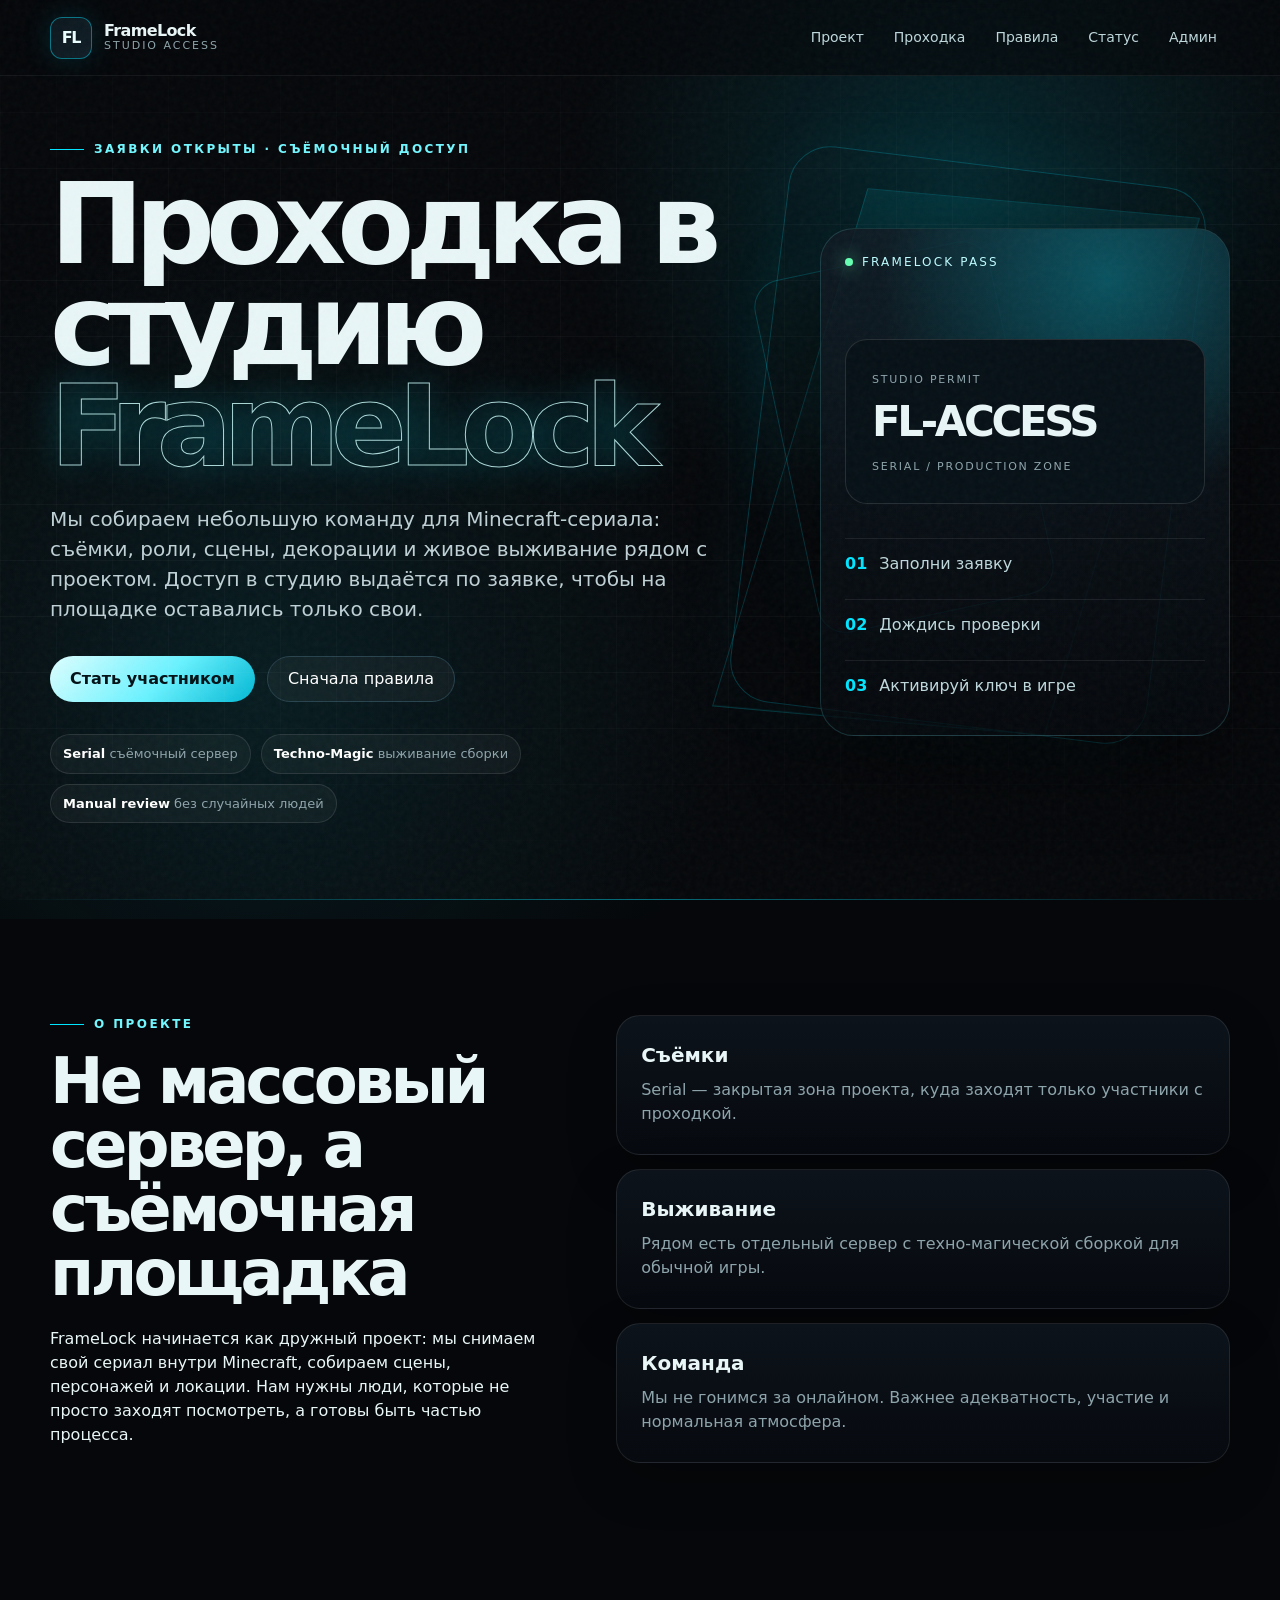
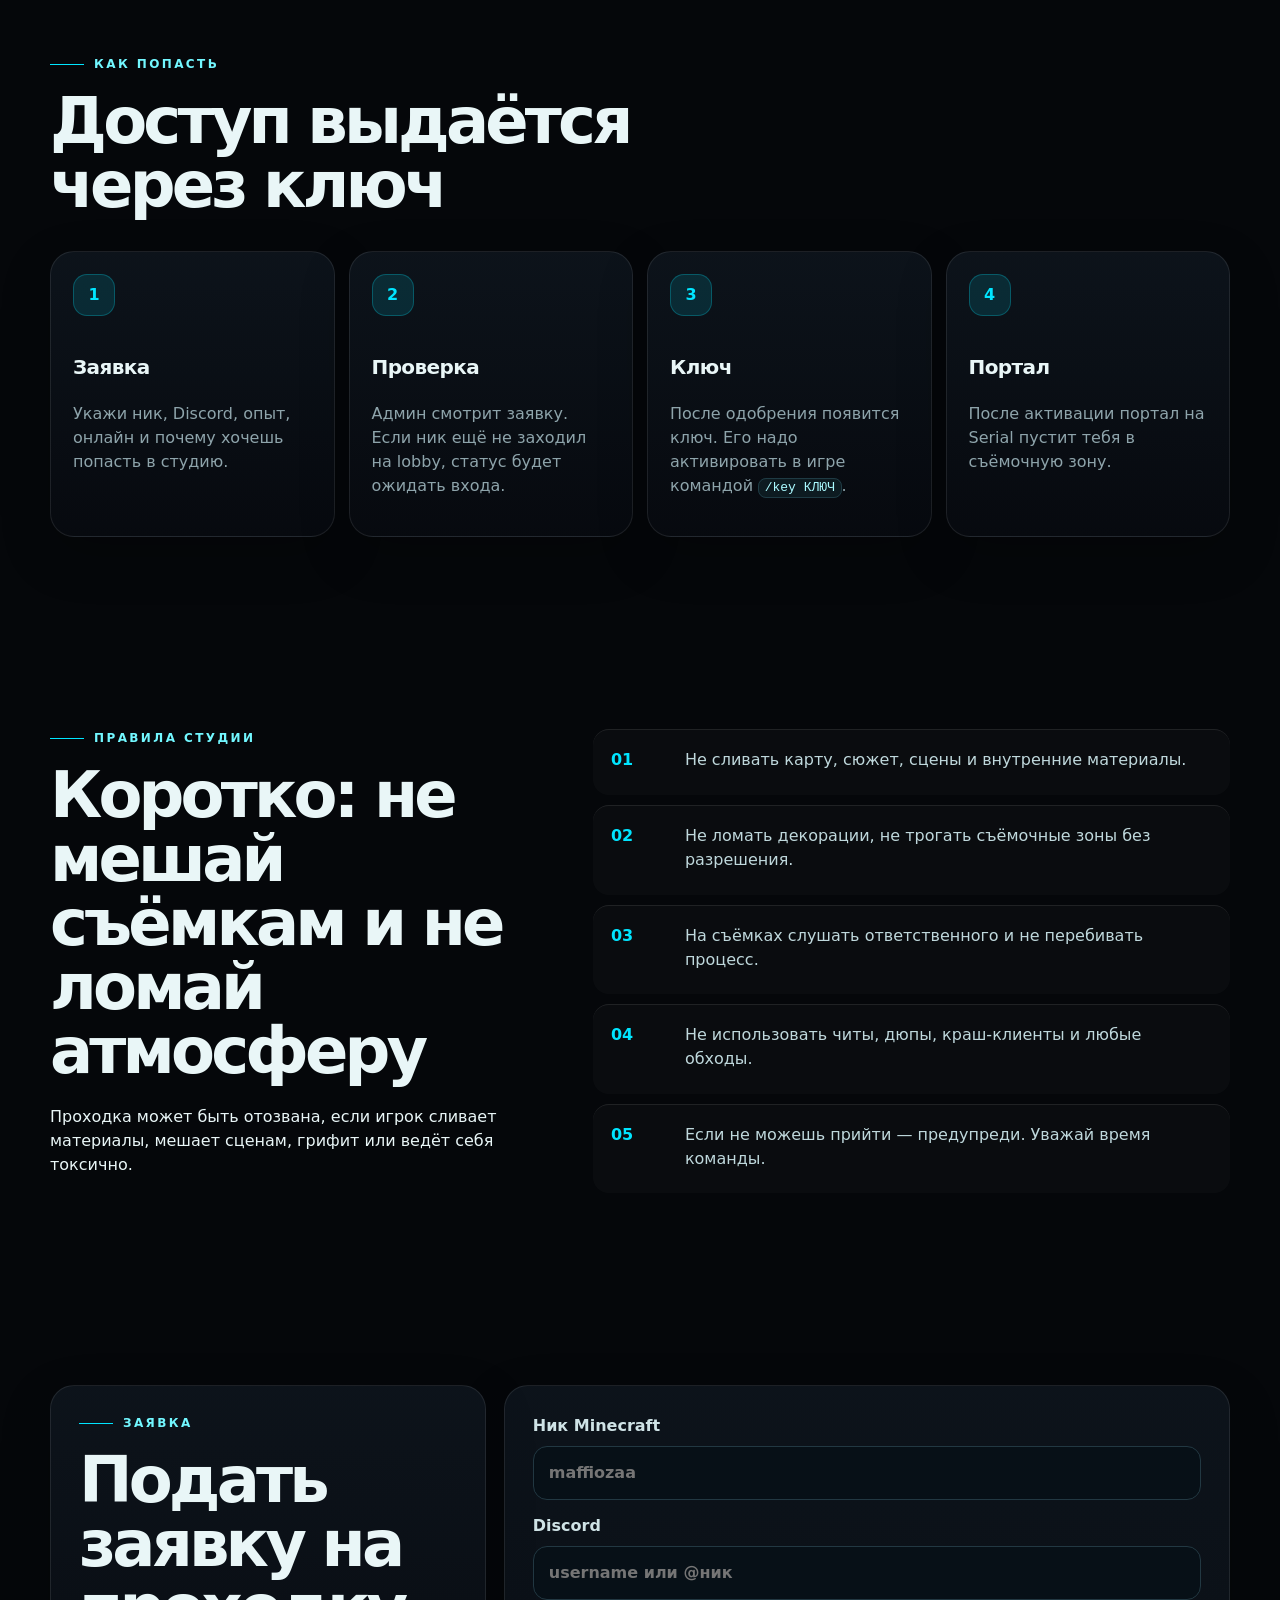
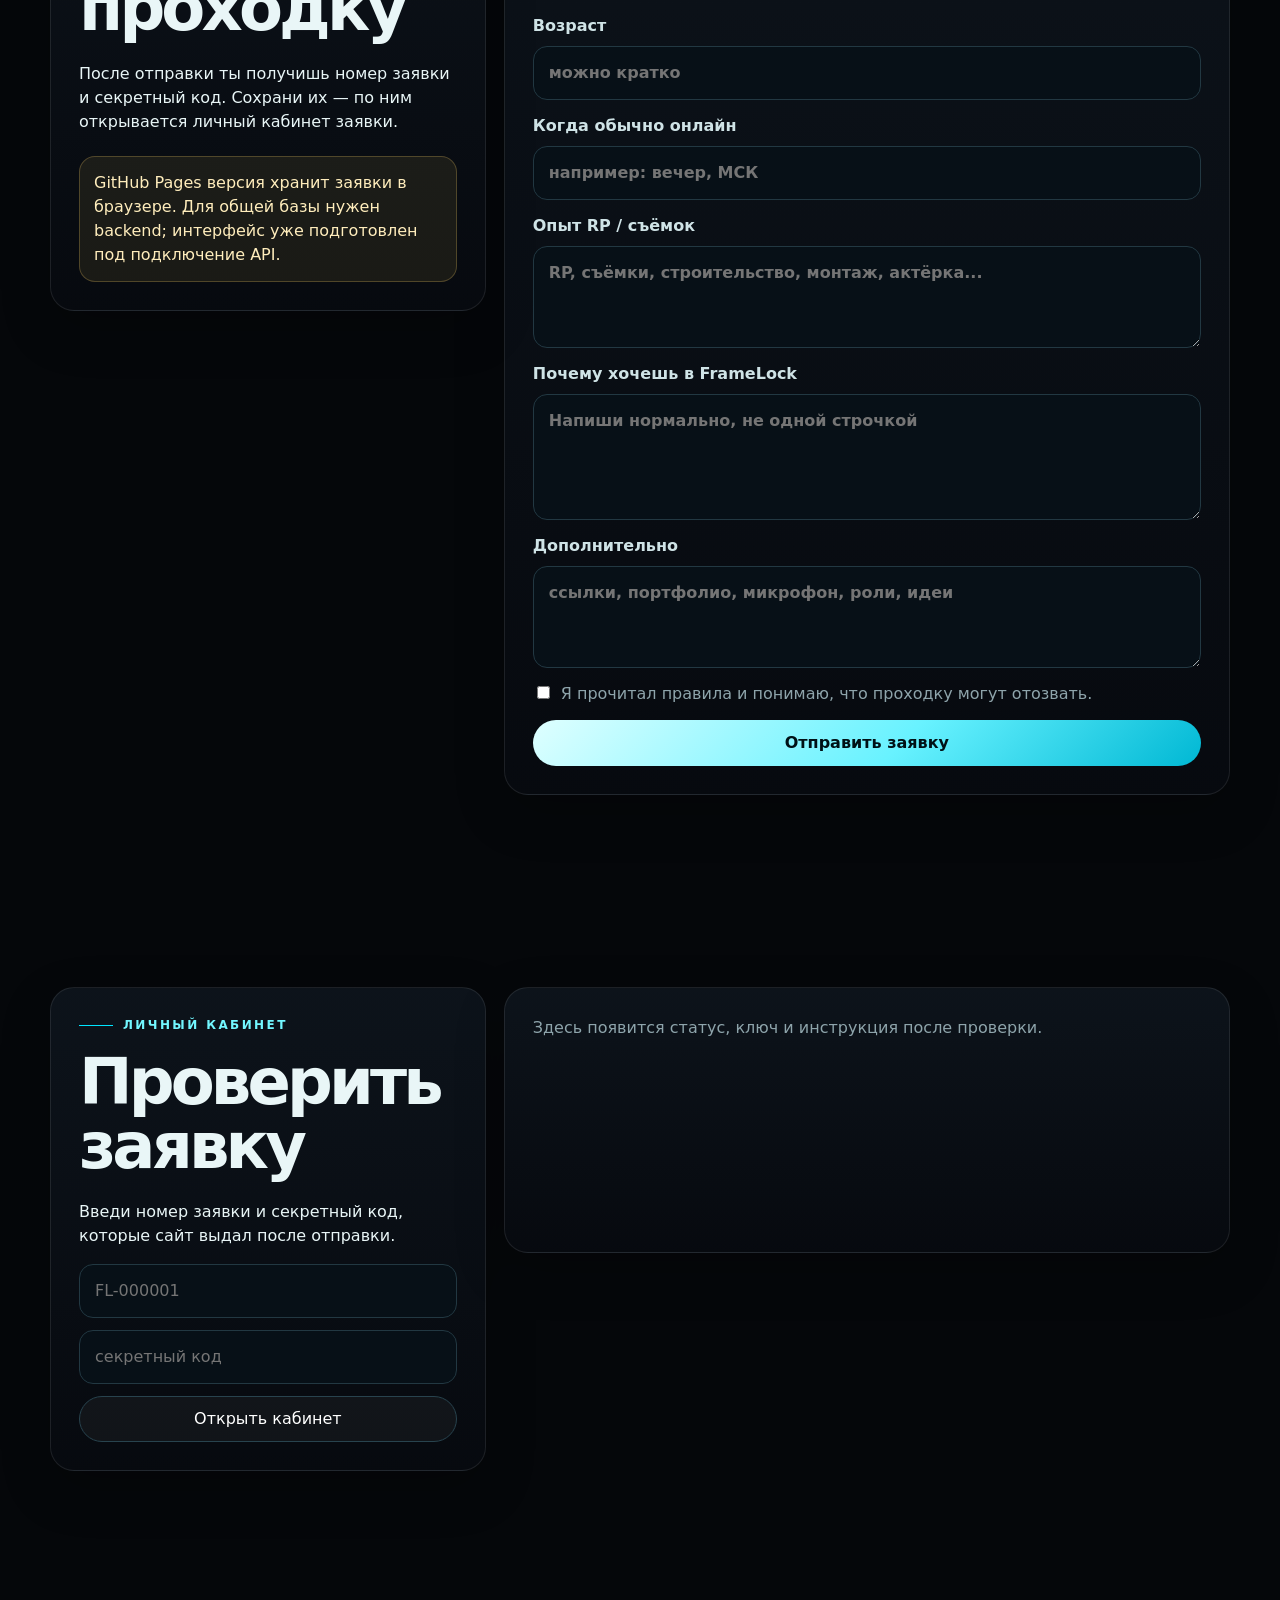
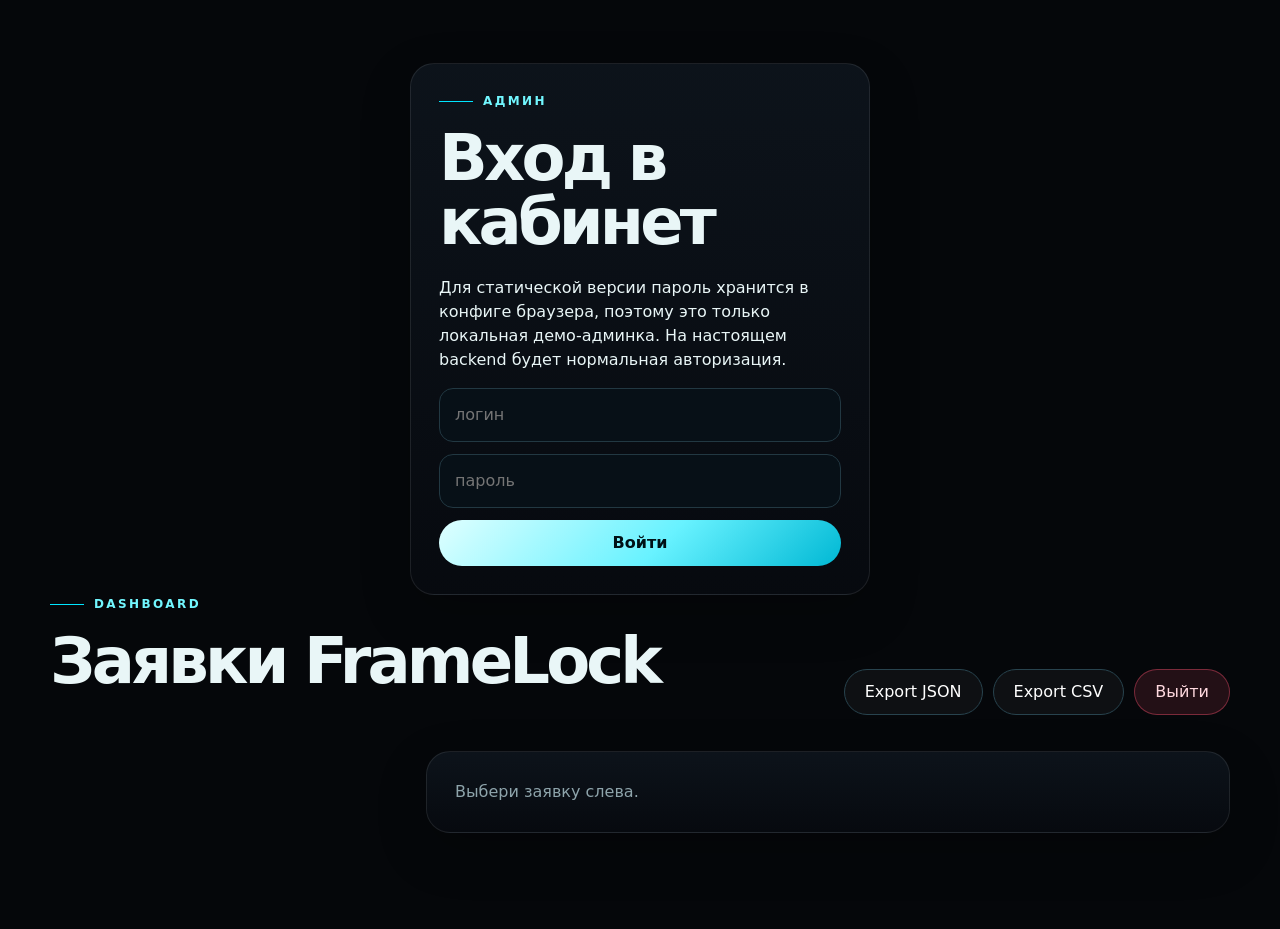
<file: index.html>
<!doctype html>
<html lang="ru">
<head>
  <meta charset="utf-8" />
  <meta name="viewport" content="width=device-width,initial-scale=1" />
  <meta name="theme-color" content="#05070a" />
  <meta name="description" content="FrameLock — закрытая студия Minecraft-сериала. Подайте заявку на проходку в студию и получите ключ доступа после одобрения." />
  <title>FrameLock — проходка в студию</title>
  <link rel="icon" href="assets/favicon.svg" type="image/svg+xml" />
  <link rel="stylesheet" href="assets/styles.css" />
</head>
<body>
  <div class="grain" aria-hidden="true"></div>
  <div class="noise-line" aria-hidden="true"></div>

  <header class="topbar" data-elevated="false">
    <a class="brand" href="#home" aria-label="FrameLock home">
      <span class="brand-mark">FL</span>
      <span class="brand-copy"><b>FrameLock</b><small>studio access</small></span>
    </a>
    <nav class="nav" aria-label="Навигация">
      <a href="#project">Проект</a>
      <a href="#access">Проходка</a>
      <a href="#rules">Правила</a>
      <a href="#status">Статус</a>
      <a href="#admin">Админ</a>
    </nav>
    <button class="hamb" type="button" aria-label="Открыть меню"><span></span><span></span></button>
  </header>

  <main>
    <section class="hero section" id="home">
      <div class="hero-bg" aria-hidden="true">
        <div class="frame frame-a"></div>
        <div class="frame frame-b"></div>
        <div class="beam"></div>
        <div class="scan-grid"></div>
      </div>
      <div class="container hero-grid">
        <div class="hero-copy">
          <p class="eyebrow"><span></span> Заявки открыты · съёмочный доступ</p>
          <h1>Проходка в студию <em>FrameLock</em></h1>
          <p class="lead">Мы собираем небольшую команду для Minecraft-сериала: съёмки, роли, сцены, декорации и живое выживание рядом с проектом. Доступ в студию выдаётся по заявке, чтобы на площадке оставались только свои.</p>
          <div class="hero-actions">
            <a class="btn primary" href="#apply">Стать участником</a>
            <a class="btn ghost" href="#rules">Сначала правила</a>
          </div>
          <div class="hero-meta" aria-label="Статистика проекта">
            <span><b>Serial</b> съёмочный сервер</span>
            <span><b>Techno-Magic</b> выживание сборки</span>
            <span><b>Manual review</b> без случайных людей</span>
          </div>
        </div>
        <aside class="access-card" aria-label="Карточка доступа">
          <div class="access-card__top">
            <span class="status-dot"></span>
            <span>FRAMELOCK PASS</span>
          </div>
          <div class="pass-preview">
            <span class="pass-label">Studio permit</span>
            <strong>FL-ACCESS</strong>
            <small>Serial / production zone</small>
          </div>
          <div class="pass-steps">
            <div><span>01</span><p>Заполни заявку</p></div>
            <div><span>02</span><p>Дождись проверки</p></div>
            <div><span>03</span><p>Активируй ключ в игре</p></div>
          </div>
        </aside>
      </div>
    </section>

    <section class="section project" id="project">
      <div class="container two-col">
        <div>
          <p class="eyebrow"><span></span> О проекте</p>
          <h2>Не массовый сервер, а съёмочная площадка</h2>
          <p>FrameLock начинается как дружный проект: мы снимаем свой сериал внутри Minecraft, собираем сцены, персонажей и локации. Нам нужны люди, которые не просто заходят посмотреть, а готовы быть частью процесса.</p>
        </div>
        <div class="feature-stack">
          <article class="feature">
            <b>Съёмки</b>
            <p>Serial — закрытая зона проекта, куда заходят только участники с проходкой.</p>
          </article>
          <article class="feature">
            <b>Выживание</b>
            <p>Рядом есть отдельный сервер с техно-магической сборкой для обычной игры.</p>
          </article>
          <article class="feature">
            <b>Команда</b>
            <p>Мы не гонимся за онлайном. Важнее адекватность, участие и нормальная атмосфера.</p>
          </article>
        </div>
      </div>
    </section>

    <section class="section access" id="access">
      <div class="container">
        <div class="section-head">
          <p class="eyebrow"><span></span> Как попасть</p>
          <h2>Доступ выдаётся через ключ</h2>
        </div>
        <div class="timeline">
          <div class="timeline-item"><span>1</span><h3>Заявка</h3><p>Укажи ник, Discord, опыт, онлайн и почему хочешь попасть в студию.</p></div>
          <div class="timeline-item"><span>2</span><h3>Проверка</h3><p>Админ смотрит заявку. Если ник ещё не заходил на lobby, статус будет ожидать входа.</p></div>
          <div class="timeline-item"><span>3</span><h3>Ключ</h3><p>После одобрения появится ключ. Его надо активировать в игре командой <code>/key КЛЮЧ</code>.</p></div>
          <div class="timeline-item"><span>4</span><h3>Портал</h3><p>После активации портал на Serial пустит тебя в съёмочную зону.</p></div>
        </div>
      </div>
    </section>

    <section class="section rules" id="rules">
      <div class="container rules-grid">
        <div>
          <p class="eyebrow"><span></span> Правила студии</p>
          <h2>Коротко: не мешай съёмкам и не ломай атмосферу</h2>
          <p>Проходка может быть отозвана, если игрок сливает материалы, мешает сценам, грифит или ведёт себя токсично.</p>
        </div>
        <div class="rules-list">
          <div><b>01</b><span>Не сливать карту, сюжет, сцены и внутренние материалы.</span></div>
          <div><b>02</b><span>Не ломать декорации, не трогать съёмочные зоны без разрешения.</span></div>
          <div><b>03</b><span>На съёмках слушать ответственного и не перебивать процесс.</span></div>
          <div><b>04</b><span>Не использовать читы, дюпы, краш-клиенты и любые обходы.</span></div>
          <div><b>05</b><span>Если не можешь прийти — предупреди. Уважай время команды.</span></div>
        </div>
      </div>
    </section>

    <section class="section apply" id="apply">
      <div class="container apply-grid">
        <div class="panel intro-panel">
          <p class="eyebrow"><span></span> Заявка</p>
          <h2>Подать заявку на проходку</h2>
          <p>После отправки ты получишь номер заявки и секретный код. Сохрани их — по ним открывается личный кабинет заявки.</p>
          <div class="mini-warning">GitHub Pages версия хранит заявки в браузере. Для общей базы нужен backend; интерфейс уже подготовлен под подключение API.</div>
        </div>
        <form class="panel form" id="applicationForm" autocomplete="off">
          <label>Ник Minecraft<input name="minecraft" maxlength="32" placeholder="maffiozaa" required></label>
          <label>Discord<input name="discord" maxlength="64" placeholder="username или @ник" required></label>
          <label>Возраст<input name="age" maxlength="24" placeholder="можно кратко" required></label>
          <label>Когда обычно онлайн<input name="availability" maxlength="120" placeholder="например: вечер, МСК" required></label>
          <label>Опыт RP / съёмок<textarea name="experience" rows="3" maxlength="900" placeholder="RP, съёмки, строительство, монтаж, актёрка..." required></textarea></label>
          <label>Почему хочешь в FrameLock<textarea name="why" rows="4" maxlength="1200" placeholder="Напиши нормально, не одной строчкой" required></textarea></label>
          <label>Дополнительно<textarea name="extra" rows="3" maxlength="900" placeholder="ссылки, портфолио, микрофон, роли, идеи"></textarea></label>
          <label class="check"><input type="checkbox" name="rules" required><span>Я прочитал правила и понимаю, что проходку могут отозвать.</span></label>
          <button class="btn primary wide" type="submit">Отправить заявку</button>
        </form>
      </div>
    </section>

    <section class="section status" id="status">
      <div class="container status-grid">
        <div class="panel">
          <p class="eyebrow"><span></span> Личный кабинет</p>
          <h2>Проверить заявку</h2>
          <p>Введи номер заявки и секретный код, которые сайт выдал после отправки.</p>
          <form id="statusForm" class="compact-form">
            <input name="id" placeholder="FL-000001" required>
            <input name="secret" placeholder="секретный код" required>
            <button class="btn ghost wide" type="submit">Открыть кабинет</button>
          </form>
        </div>
        <div class="panel result-panel" id="statusResult">
          <span class="empty-state">Здесь появится статус, ключ и инструкция после проверки.</span>
        </div>
      </div>
    </section>

    <section class="section admin" id="admin">
      <div class="container admin-shell">
        <div class="admin-login panel" id="adminLogin">
          <p class="eyebrow"><span></span> Админ</p>
          <h2>Вход в кабинет</h2>
          <p>Для статической версии пароль хранится в конфиге браузера, поэтому это только локальная демо-админка. На настоящем backend будет нормальная авторизация.</p>
          <form id="adminLoginForm" class="compact-form">
            <input name="login" placeholder="логин" required>
            <input name="password" type="password" placeholder="пароль" required>
            <button class="btn primary wide" type="submit">Войти</button>
          </form>
        </div>

        <div class="admin-board" id="adminBoard" hidden>
          <div class="board-top">
            <div>
              <p class="eyebrow"><span></span> Dashboard</p>
              <h2>Заявки FrameLock</h2>
            </div>
            <div class="board-actions">
              <button class="btn ghost" id="exportJsonBtn" type="button">Export JSON</button>
              <button class="btn ghost" id="exportCsvBtn" type="button">Export CSV</button>
              <button class="btn danger" id="logoutBtn" type="button">Выйти</button>
            </div>
          </div>
          <div class="stats" id="adminStats"></div>
          <div class="admin-layout">
            <aside class="request-list" id="requestList"></aside>
            <article class="request-detail panel" id="requestDetail"><span class="empty-state">Выбери заявку слева.</span></article>
          </div>
        </div>
      </div>
    </section>
  </main>

  <dialog id="createdDialog" class="dialog">
    <div class="dialog-card">
      <button class="dialog-close" type="button" data-close-dialog>×</button>
      <p class="eyebrow"><span></span> Заявка создана</p>
      <h2>Сохрани данные</h2>
      <p>Без секретного кода ты не сможешь открыть личный кабинет заявки.</p>
      <div class="created-box">
        <span>Номер заявки</span><b id="createdId">—</b>
        <span>Секретный код</span><b id="createdSecret">—</b>
      </div>
      <a class="btn primary wide" href="#status" data-close-dialog>Проверить статус</a>
    </div>
  </dialog>

  <script src="assets/config.js"></script>
  <script src="assets/app.js"></script>
</body>
</html>
</file>
<file: assets/styles.css>
:root{
  --bg:#05070a;--bg2:#070b10;--panel:#0c1218;--panel2:#101922;--line:#1f303b;--line2:#28434e;
  --text:#e9f6f7;--muted:#8ea4ab;--soft:#bfd8dc;--cyan:#00e5ff;--cyan2:#72f7ff;--red:#ff5470;--amber:#ffd166;--green:#65ffb2;
  --shadow:0 32px 80px rgba(0,0,0,.48);--radius:24px;--max:1180px;
  --font:Inter, ui-sans-serif, system-ui, -apple-system, BlinkMacSystemFont, "Segoe UI", sans-serif;
}
*{box-sizing:border-box}html{scroll-behavior:smooth}body{margin:0;background:var(--bg);color:var(--text);font-family:var(--font);line-height:1.5;overflow-x:hidden}a{color:inherit;text-decoration:none}button,input,textarea{font:inherit}code{background:#0d1b21;border:1px solid #1f3b44;color:#aafaff;border-radius:8px;padding:.08rem .35rem}.grain{position:fixed;inset:0;pointer-events:none;opacity:.05;z-index:50;background-image:url("data:image/svg+xml,%3Csvg viewBox='0 0 220 220' xmlns='http://www.w3.org/2000/svg'%3E%3Cfilter id='n'%3E%3CfeTurbulence type='fractalNoise' baseFrequency='.75' numOctaves='3' stitchTiles='stitch'/%3E%3C/filter%3E%3Crect width='220' height='220' filter='url(%23n)' opacity='.8'/%3E%3C/svg%3E")}.noise-line{position:fixed;inset:auto 0 0;height:1px;background:linear-gradient(90deg,transparent,var(--cyan),transparent);opacity:.45;z-index:51}.container{width:min(var(--max),calc(100% - 42px));margin:0 auto}.section{position:relative;padding:96px 0}.topbar{position:fixed;top:0;left:0;right:0;z-index:40;height:76px;display:flex;align-items:center;justify-content:space-between;padding:0 max(22px,calc((100vw - var(--max))/2));background:rgba(5,7,10,.62);backdrop-filter:blur(22px);border-bottom:1px solid rgba(255,255,255,.06)}.brand{display:flex;align-items:center;gap:12px}.brand-mark{display:grid;place-items:center;width:42px;height:42px;border:1px solid rgba(0,229,255,.45);border-radius:12px;background:linear-gradient(135deg,#0b161c,#101d26);font-weight:900;letter-spacing:-.08em;color:#eaffff;box-shadow:0 0 30px rgba(0,229,255,.15)}.brand-copy{display:flex;flex-direction:column;line-height:1.05}.brand-copy b{letter-spacing:-.04em}.brand-copy small{color:var(--muted);font-size:11px;text-transform:uppercase;letter-spacing:.18em}.nav{display:flex;align-items:center;gap:4px}.nav a{color:var(--soft);font-size:14px;padding:10px 13px;border-radius:999px}.nav a:hover{background:#10202a;color:#fff}.hamb{display:none;width:42px;height:42px;border:1px solid var(--line);border-radius:12px;background:var(--panel);color:#fff}.hamb span{display:block;width:18px;height:2px;background:#fff;margin:5px auto;border-radius:2px}.hero{min-height:100vh;display:grid;align-items:center;padding-top:140px;background:radial-gradient(circle at 75% 20%,rgba(0,229,255,.14),transparent 32%),radial-gradient(circle at 20% 75%,rgba(20,123,133,.18),transparent 38%),#05070a}.hero-bg{position:absolute;inset:0;overflow:hidden;pointer-events:none}.scan-grid{position:absolute;inset:0;background-image:linear-gradient(rgba(255,255,255,.03) 1px,transparent 1px),linear-gradient(90deg,rgba(255,255,255,.025) 1px,transparent 1px);background-size:56px 56px;mask-image:linear-gradient(to bottom,transparent,black 20%,black 72%,transparent)}.beam{position:absolute;right:12%;top:22%;width:340px;height:520px;border:1px solid rgba(0,229,255,.18);transform:skewX(-12deg) rotate(5deg);background:linear-gradient(180deg,rgba(0,229,255,.08),transparent 55%);filter:blur(.1px)}.frame{position:absolute;border:1px solid rgba(0,229,255,.22);box-shadow:0 0 80px rgba(0,229,255,.05)}.frame-a{right:8%;top:18%;width:420px;height:560px;border-radius:42px;transform:rotate(7deg)}.frame-b{right:20%;top:28%;width:240px;height:360px;border-radius:28px;transform:rotate(-12deg)}.hero-grid{display:grid;grid-template-columns:1fr 410px;gap:72px;align-items:center}.eyebrow{margin:0 0 16px;color:var(--cyan2);text-transform:uppercase;letter-spacing:.2em;font-size:12px;font-weight:800;display:flex;align-items:center;gap:10px}.eyebrow span{width:34px;height:1px;background:var(--cyan)}h1,h2,h3,p{margin-top:0}h1{font-size:clamp(54px,9vw,112px);line-height:.9;letter-spacing:-.08em;margin-bottom:28px}h1 em{font-style:normal;color:transparent;-webkit-text-stroke:1px rgba(208,255,255,.82);text-shadow:0 0 40px rgba(0,229,255,.2)}h2{font-size:clamp(34px,5vw,64px);line-height:1;letter-spacing:-.06em;margin-bottom:22px}h3{font-size:20px;letter-spacing:-.03em}.lead{font-size:20px;color:#bfd1d6;max-width:710px}.btn{display:inline-flex;align-items:center;justify-content:center;min-height:46px;border-radius:999px;padding:0 20px;border:1px solid var(--line2);background:#0c141b;color:#fff;cursor:pointer;transition:.18s transform,.18s border,.18s background}.btn:hover{transform:translateY(-1px);border-color:var(--cyan)}.btn.primary{background:linear-gradient(135deg,#dfffff,#68f2ff 55%,#00b8d4);color:#001116;border:0;font-weight:900}.btn.ghost{background:rgba(255,255,255,.04)}.btn.danger{background:rgba(255,84,112,.12);border-color:rgba(255,84,112,.4);color:#ffd9df}.btn.wide{width:100%}.hero-actions{display:flex;gap:12px;flex-wrap:wrap;margin:32px 0}.hero-meta{display:flex;flex-wrap:wrap;gap:10px}.hero-meta span{border:1px solid rgba(255,255,255,.1);background:rgba(255,255,255,.04);padding:9px 12px;border-radius:999px;color:var(--muted);font-size:13px}.hero-meta b{color:#fff}.access-card{position:relative;border:1px solid rgba(114,247,255,.16);background:linear-gradient(180deg,rgba(16,25,34,.86),rgba(5,9,13,.78));border-radius:34px;padding:24px;box-shadow:var(--shadow);overflow:hidden}.access-card:before{content:"";position:absolute;inset:-1px;background:radial-gradient(circle at 70% 10%,rgba(0,229,255,.28),transparent 42%);pointer-events:none}.access-card__top{position:relative;display:flex;align-items:center;gap:9px;color:#bdfcff;font-size:12px;letter-spacing:.18em;text-transform:uppercase}.status-dot{width:8px;height:8px;background:var(--green);border-radius:50%;box-shadow:0 0 18px var(--green)}.pass-preview{position:relative;margin:68px 0 34px;padding:26px;border:1px solid rgba(255,255,255,.12);border-radius:22px;background:#061016}.pass-preview strong{display:block;font-size:42px;letter-spacing:-.08em}.pass-preview small,.pass-label{color:var(--muted);text-transform:uppercase;letter-spacing:.16em;font-size:11px}.pass-steps{position:relative;display:grid;gap:10px}.pass-steps div{display:flex;gap:12px;align-items:center;padding:13px 0;border-top:1px solid rgba(255,255,255,.08)}.pass-steps span{color:var(--cyan);font-weight:900}.pass-steps p{margin:0;color:var(--soft)}.two-col{display:grid;grid-template-columns:.9fr 1.1fr;gap:64px}.feature-stack{display:grid;gap:14px}.feature,.panel,.timeline-item{border:1px solid rgba(255,255,255,.09);background:linear-gradient(180deg,rgba(16,25,34,.72),rgba(8,12,18,.72));border-radius:var(--radius);box-shadow:0 18px 50px rgba(0,0,0,.22)}.feature{padding:24px}.feature b{font-size:20px}.feature p{margin:8px 0 0;color:var(--muted)}.section-head{max-width:680px;margin-bottom:34px}.timeline{display:grid;grid-template-columns:repeat(4,1fr);gap:14px}.timeline-item{padding:22px;min-height:220px}.timeline-item>span{display:grid;place-items:center;width:42px;height:42px;border-radius:14px;background:rgba(0,229,255,.12);border:1px solid rgba(0,229,255,.25);color:var(--cyan);font-weight:900;margin-bottom:36px}.timeline-item p{color:var(--muted)}.rules-grid{display:grid;grid-template-columns:.85fr 1.15fr;gap:72px}.rules-list{display:grid;gap:10px}.rules-list div{display:grid;grid-template-columns:58px 1fr;gap:16px;align-items:start;padding:18px;border-top:1px solid rgba(255,255,255,.09);background:rgba(255,255,255,.025);border-radius:16px}.rules-list b{color:var(--cyan)}.rules-list span{color:var(--soft)}.apply-grid,.status-grid{display:grid;grid-template-columns:.75fr 1.25fr;gap:18px;align-items:start}.panel{padding:28px}.intro-panel{position:sticky;top:96px}.mini-warning{margin-top:22px;padding:14px;border:1px solid rgba(255,209,102,.24);background:rgba(255,209,102,.08);border-radius:16px;color:#ffedbc}.form{display:grid;gap:14px}.form label,.compact-form label{display:grid;gap:8px;color:#cfe3e6;font-weight:700}.form input,.form textarea,.compact-form input{width:100%;border:1px solid #223842;background:#071017;color:#fff;border-radius:14px;padding:14px 15px;outline:none;resize:vertical}.form input:focus,.form textarea:focus,.compact-form input:focus{border-color:var(--cyan);box-shadow:0 0 0 4px rgba(0,229,255,.08)}.check{display:flex!important;grid-template-columns:auto 1fr!important;align-items:flex-start;font-weight:500!important;color:var(--muted)!important}.check input{width:auto;margin-top:4px}.compact-form{display:grid;gap:12px}.result-panel{min-height:266px}.empty-state{color:var(--muted)}.admin-shell{min-height:520px}.admin-login{max-width:460px;margin:0 auto}.admin-board{display:grid;gap:18px}.board-top{display:flex;align-items:end;justify-content:space-between;gap:16px}.board-actions{display:flex;gap:10px;flex-wrap:wrap}.stats{display:grid;grid-template-columns:repeat(4,1fr);gap:12px}.stat{padding:18px;border:1px solid rgba(255,255,255,.09);border-radius:18px;background:rgba(255,255,255,.035)}.stat b{display:block;font-size:28px;letter-spacing:-.05em}.stat span{color:var(--muted);font-size:13px}.admin-layout{display:grid;grid-template-columns:360px 1fr;gap:16px;align-items:start}.request-list{display:grid;gap:10px;max-height:720px;overflow:auto;padding-right:6px}.request-card{border:1px solid rgba(255,255,255,.09);background:#0b1218;border-radius:18px;padding:14px;cursor:pointer}.request-card:hover,.request-card.active{border-color:rgba(0,229,255,.5);background:#0d1920}.request-card b{display:block}.request-card small{color:var(--muted)}.badge{display:inline-flex;border-radius:999px;padding:4px 9px;font-size:12px;font-weight:800;background:rgba(255,255,255,.08);color:#dff}.badge.new,.badge.review{background:rgba(255,209,102,.12);color:#ffe29d}.badge.approved,.badge.key_issued{background:rgba(101,255,178,.12);color:#baffda}.badge.rejected{background:rgba(255,84,112,.14);color:#ffc0ca}.badge.waiting_lobby,.badge.api_error{background:rgba(0,229,255,.12);color:#aefaff}.detail-grid{display:grid;grid-template-columns:1fr 1fr;gap:12px;margin:18px 0}.detail-field{padding:14px;border:1px solid rgba(255,255,255,.08);border-radius:14px;background:rgba(255,255,255,.03)}.detail-field span{display:block;color:var(--muted);font-size:12px;text-transform:uppercase;letter-spacing:.12em;margin-bottom:5px}.detail-field.full{grid-column:1/-1}.detail-actions{display:flex;gap:10px;flex-wrap:wrap;margin-top:18px}.dialog{border:0;padding:0;background:transparent;color:var(--text)}.dialog::backdrop{background:rgba(0,0,0,.72);backdrop-filter:blur(8px)}.dialog-card{position:relative;width:min(520px,calc(100vw - 34px));padding:30px;border:1px solid rgba(0,229,255,.22);background:#081017;border-radius:26px;box-shadow:var(--shadow)}.dialog-close{position:absolute;right:16px;top:14px;border:0;background:transparent;color:#fff;font-size:28px;cursor:pointer}.created-box{display:grid;grid-template-columns:1fr;gap:7px;margin:22px 0}.created-box span{color:var(--muted);font-size:12px;text-transform:uppercase;letter-spacing:.12em}.created-box b{font-size:22px;padding:12px;border:1px solid rgba(255,255,255,.1);border-radius:14px;background:rgba(255,255,255,.04)}.notfound{min-height:100vh;display:grid;place-items:center;padding:24px}.notfound .panel{max-width:520px}.toast{position:fixed;left:50%;bottom:28px;transform:translateX(-50%) translateY(20px);opacity:0;z-index:80;padding:12px 16px;border:1px solid rgba(0,229,255,.3);background:#08131a;border-radius:999px;box-shadow:var(--shadow);transition:.2s}.toast.show{opacity:1;transform:translateX(-50%) translateY(0)}@media(max-width:920px){.nav{display:none;position:absolute;right:20px;top:70px;flex-direction:column;align-items:stretch;background:#081017;border:1px solid var(--line);border-radius:18px;padding:10px;width:220px}.nav.open{display:flex}.hamb{display:block}.hero-grid,.two-col,.rules-grid,.apply-grid,.status-grid,.admin-layout{grid-template-columns:1fr}.timeline{grid-template-columns:1fr 1fr}.intro-panel{position:static}.access-card{max-width:520px}.stats{grid-template-columns:1fr 1fr}.board-top{align-items:start;flex-direction:column}.section{padding:72px 0}}@media(max-width:560px){.container{width:min(100% - 28px,var(--max))}.hero{padding-top:120px}h1{font-size:52px}.lead{font-size:17px}.timeline,.stats,.detail-grid{grid-template-columns:1fr}.panel{padding:20px}.topbar{height:66px}.brand-copy small{display:none}.section{padding:58px 0}.board-actions{width:100%}.board-actions .btn{flex:1}}
</file>
